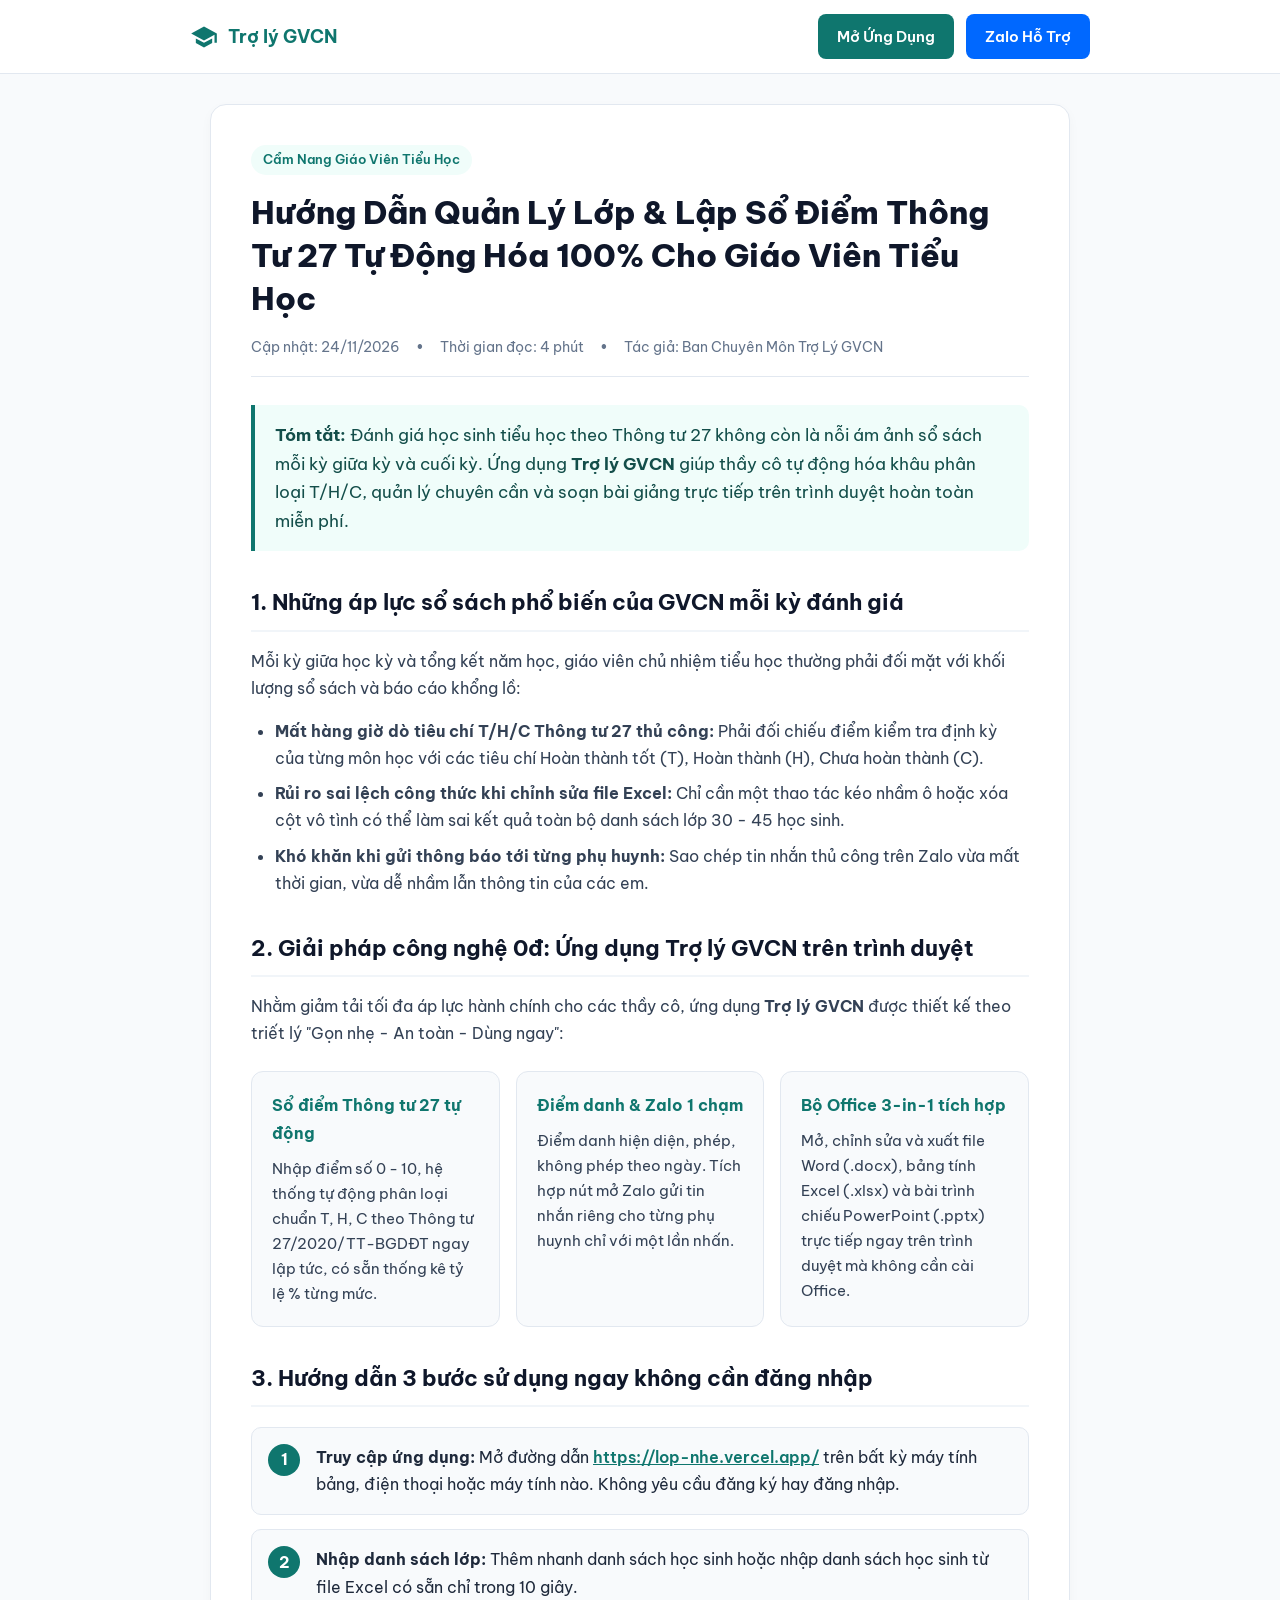
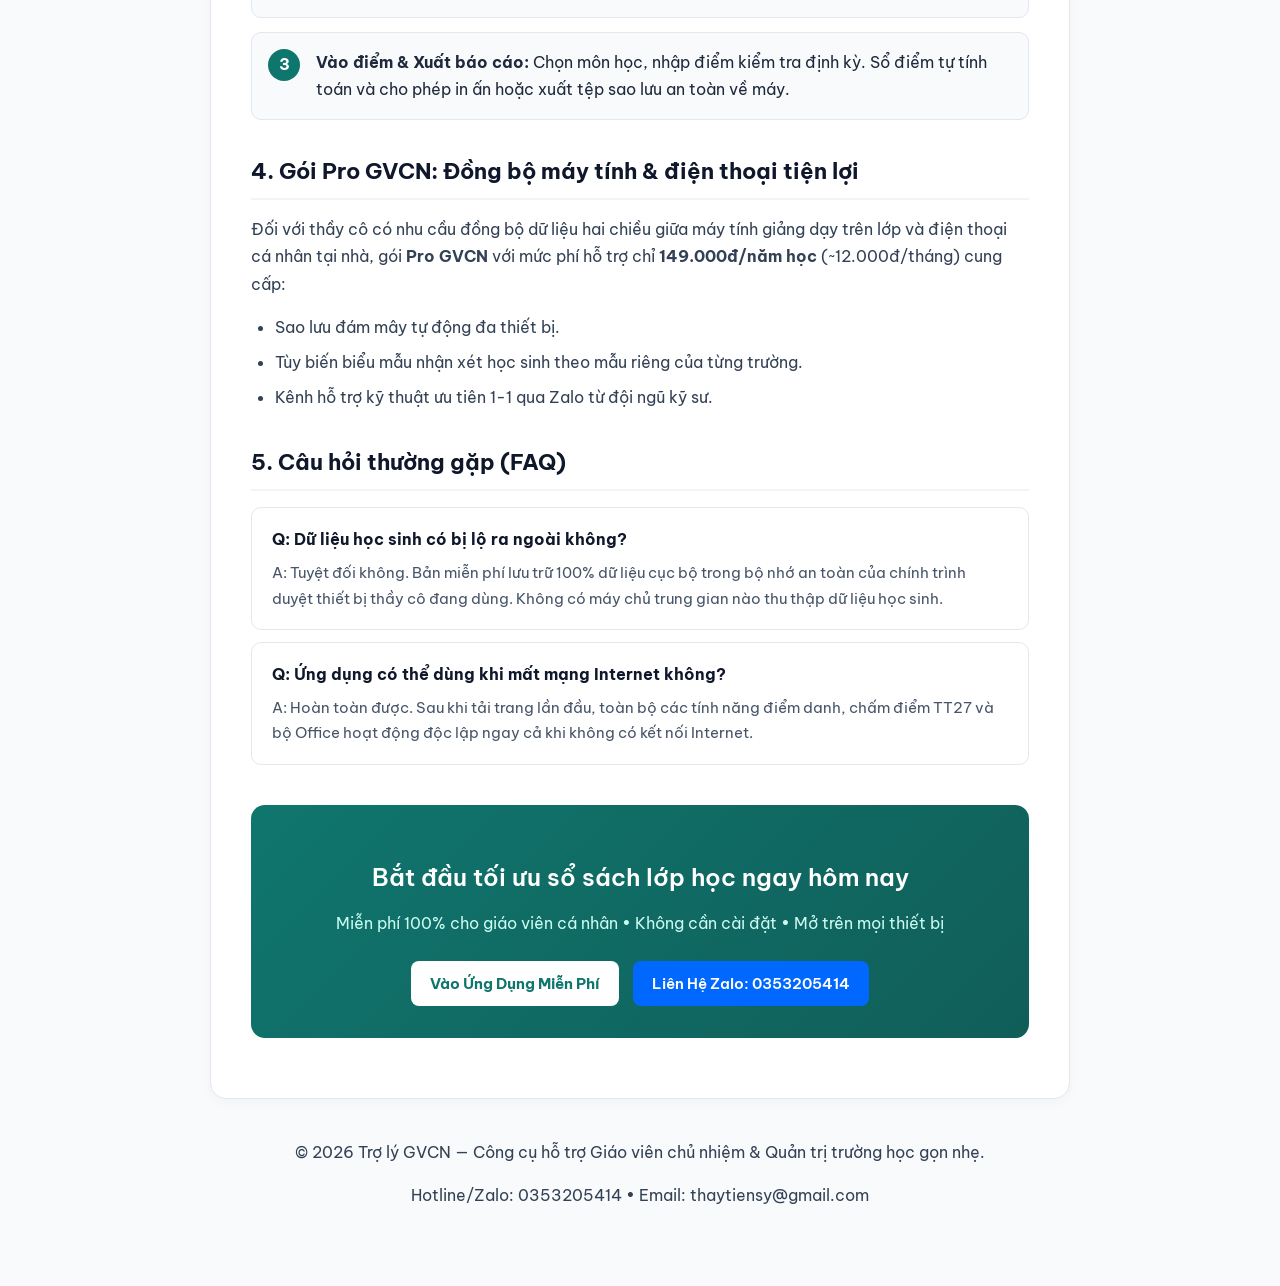
<file: huong-dan-so-diem-thong-tu-27.html>
<!DOCTYPE html>
<html lang="vi">
<head>
  <meta charset="UTF-8" />
  <meta name="viewport" content="width=device-width, initial-scale=1" />
  <title>Hướng Dẫn Quản Lý Lớp &amp; Sổ Điểm Thông Tư 27 Tự Động Hóa 100% | Trợ lý GVCN</title>
  <meta name="description" content="Hướng dẫn chi tiết quản lý lớp học tiểu học và lập sổ điểm Thông tư 27 tự động hóa 100%: Phân loại T/H/C chuẩn xác, nhắn tin Zalo phụ huynh 1 chạm và soạn giáo án CV 2345 miễn phí." />
  <meta name="keywords" content="sổ điểm thông tư 27 excel miễn phí, quản lý lớp học tiểu học, trợ lý gvcn, đánh giá học sinh tiểu học, soạn giáo án cv 2345, nhắn zalo phụ huynh" />
  <meta name="author" content="Trợ lý GVCN" />
  <link rel="canonical" href="https://lop-nhe.vercel.app/huong-dan-so-diem-thong-tu-27" />
  <link rel="icon" type="image/svg+xml" href="favicon.svg" />
  <link rel="preconnect" href="https://fonts.googleapis.com" />
  <link rel="preconnect" href="https://fonts.gstatic.com" crossorigin />
  <link href="https://fonts.googleapis.com/css2?family=Be+Vietnam+Pro:wght@400;500;600;700;800&display=swap" rel="stylesheet" />
  
  <style>
    :root {
      --primary: #0f766e;
      --primary-hover: #115e59;
      --primary-light: #f0fdfa;
      --text: #1e293b;
      --text-muted: #64748b;
      --border: #e2e8f0;
      --bg: #f8fafc;
      --card-bg: #ffffff;
      --accent: #f59e0b;
    }
    * { box-sizing: border-box; margin: 0; padding: 0; }
    body {
      font-family: 'Be Vietnam Pro', -apple-system, BlinkMacSystemFont, sans-serif;
      background-color: var(--bg);
      color: var(--text);
      line-height: 1.7;
      padding-bottom: 60px;
    }
    header.site-header {
      background: #ffffff;
      border-bottom: 1px solid var(--border);
      position: sticky;
      top: 0;
      z-index: 100;
      padding: 14px 20px;
    }
    .header-inner {
      max-width: 900px;
      margin: 0 auto;
      display: flex;
      justify-content: space-between;
      align-items: center;
    }
    .brand {
      display: flex;
      align-items: center;
      gap: 10px;
      text-decoration: none;
      color: var(--primary);
      font-weight: 700;
      font-size: 1.15rem;
    }
    .brand svg { width: 28px; height: 28px; fill: var(--primary); }
    .nav-actions {
      display: flex;
      align-items: center;
      gap: 12px;
    }
    .btn {
      display: inline-flex;
      align-items: center;
      justify-content: center;
      padding: 9px 18px;
      border-radius: 8px;
      font-weight: 600;
      font-size: 0.92rem;
      text-decoration: none;
      cursor: pointer;
      transition: all 0.2s ease;
      border: 1px solid transparent;
    }
    .btn-primary {
      background: var(--primary);
      color: #ffffff;
    }
    .btn-primary:hover { background: var(--primary-hover); }
    .btn-outline {
      background: transparent;
      border-color: var(--border);
      color: var(--text);
    }
    .btn-outline:hover { background: var(--bg); border-color: #cbd5e1; }
    .btn-zalo {
      background: #0068ff;
      color: #ffffff;
    }
    .btn-zalo:hover { background: #0056d6; }
    main.article-container {
      max-width: 900px;
      margin: 30px auto;
      padding: 0 20px;
    }
    .article-card {
      background: var(--card-bg);
      border: 1px solid var(--border);
      border-radius: 16px;
      padding: 40px;
      box-shadow: 0 4px 12px rgba(0,0,0,0.03);
    }
    .badge {
      display: inline-block;
      padding: 4px 12px;
      border-radius: 9999px;
      font-size: 0.8rem;
      font-weight: 600;
      background: var(--primary-light);
      color: var(--primary);
      margin-bottom: 16px;
    }
    h1 {
      font-size: 2rem;
      line-height: 1.35;
      font-weight: 800;
      color: #0f172a;
      margin-bottom: 16px;
    }
    .meta-bar {
      display: flex;
      align-items: center;
      gap: 16px;
      font-size: 0.88rem;
      color: var(--text-muted);
      margin-bottom: 28px;
      padding-bottom: 16px;
      border-bottom: 1px solid var(--border);
    }
    .lead-box {
      background: var(--primary-light);
      border-left: 4px solid var(--primary);
      padding: 16px 20px;
      border-radius: 0 10px 10px 0;
      font-size: 1.05rem;
      margin-bottom: 32px;
      color: #134e4a;
    }
    h2 {
      font-size: 1.4rem;
      font-weight: 700;
      color: #0f172a;
      margin: 32px 0 16px 0;
      padding-bottom: 8px;
      border-bottom: 2px solid #f1f5f9;
    }
    h3 {
      font-size: 1.12rem;
      font-weight: 600;
      color: #334155;
      margin: 20px 0 10px 0;
    }
    p { margin-bottom: 16px; font-size: 1rem; color: #334155; }
    ul, ol { margin: 12px 0 20px 24px; color: #334155; }
    li { margin-bottom: 8px; }
    .feature-grid {
      display: grid;
      grid-template-columns: repeat(auto-fit, minmax(240px, 1fr));
      gap: 16px;
      margin: 24px 0;
    }
    .feature-card {
      background: #f8fafc;
      border: 1px solid var(--border);
      border-radius: 12px;
      padding: 20px;
    }
    .feature-card h4 {
      font-size: 1.02rem;
      font-weight: 700;
      color: var(--primary);
      margin-bottom: 8px;
    }
    .feature-card p { font-size: 0.92rem; margin-bottom: 0; }
    .step-list {
      display: flex;
      flex-direction: column;
      gap: 14px;
      margin: 20px 0;
    }
    .step-item {
      display: flex;
      gap: 16px;
      align-items: flex-start;
      background: #f8fafc;
      padding: 16px;
      border-radius: 10px;
      border: 1px solid var(--border);
    }
    .step-num {
      background: var(--primary);
      color: #fff;
      width: 32px;
      height: 32px;
      border-radius: 50%;
      display: flex;
      align-items: center;
      justify-content: center;
      font-weight: 700;
      flex-shrink: 0;
    }
    .cta-banner {
      background: linear-gradient(135deg, #0f766e 0%, #115e59 100%);
      color: #ffffff;
      border-radius: 14px;
      padding: 32px;
      text-align: center;
      margin: 40px 0 20px 0;
    }
    .cta-banner h3 { color: #ffffff; font-size: 1.5rem; margin-bottom: 12px; }
    .cta-banner p { color: #ccfbf1; font-size: 1rem; margin-bottom: 24px; }
    .cta-buttons {
      display: flex;
      gap: 14px;
      justify-content: center;
      flex-wrap: wrap;
    }
    .cta-btn-white {
      background: #ffffff;
      color: var(--primary);
      font-weight: 700;
    }
    .cta-btn-white:hover { background: #f0fdfa; }
    .faq-item {
      border: 1px solid var(--border);
      border-radius: 10px;
      padding: 18px 20px;
      margin-bottom: 12px;
      background: #ffffff;
    }
    .faq-q { font-weight: 700; color: #0f172a; margin-bottom: 6px; }
    .faq-a { color: #475569; font-size: 0.95rem; margin-bottom: 0; }
    footer.site-footer {
      max-width: 900px;
      margin: 40px auto 0 auto;
      text-align: center;
      font-size: 0.88rem;
      color: var(--text-muted);
      padding: 0 20px;
    }
    @media (max-width: 640px) {
      .article-card { padding: 24px 18px; }
      h1 { font-size: 1.5rem; }
      h2 { font-size: 1.25rem; }
    }
  </style>

  <script type="application/ld+json">
  {
    "@context": "https://schema.org",
    "@type": "Article",
    "headline": "Hướng Dẫn Quản Lý Lớp & Lập Sổ Điểm Thông Tư 27 Tự Động Hóa 100% Cho Giáo Viên Tiểu Học",
    "description": "Hướng dẫn sử dụng công cụ Trợ lý GVCN miễn phí trên trình duyệt để điểm danh, lập sổ điểm TT27 tự xếp T/H/C và gửi thông báo phụ huynh.",
    "url": "https://lop-nhe.vercel.app/huong-dan-so-diem-thong-tu-27",
    "datePublished": "2026-11-24",
    "dateModified": "2026-11-24",
    "author": {
      "@type": "Organization",
      "name": "Trợ lý GVCN"
    }
  }
  </script>
  <script type="application/ld+json">
  {
    "@context": "https://schema.org",
    "@type": "FAQPage",
    "mainEntity": [
      {
        "@type": "Question",
        "name": "Sổ điểm Thông tư 27 trên Trợ lý GVCN phân loại mức đạt như thế nào?",
        "acceptedAnswer": {
          "@type": "Answer",
          "text": "Hệ thống tự động xếp loại chuẩn theo quy định: Điểm từ 9.0 - 10.0 xếp loại T (Hoàn thành tốt), 5.0 - 8.9 xếp loại H (Hoàn thành), dưới 5.0 xếp loại C (Chưa hoàn thành)."
        }
      },
      {
        "@type": "Question",
        "name": "Tôi có cần cài đặt phần mềm hay tạo tài khoản không?",
        "acceptedAnswer": {
          "@type": "Answer",
          "text": "Không cần. Trợ lý GVCN chạy trực tiếp trên trình duyệt máy tính và điện thoại, không cần cài đặt và mở miễn phí 100%."
        }
      }
    ]
  }
  </script>
</head>
<body>
  <header class="site-header">
    <div class="header-inner">
      <a href="/" class="brand">
        <svg viewBox="0 0 24 24"><path d="M12 3L1 9l11 6 9-4.91V17h2V9L12 3z M5 13.18v4L12 21l7-3.82v-4L12 17l-7-3.82z"/></svg>
        <span>Trợ lý GVCN</span>
      </a>
      <div class="nav-actions">
        <a href="/" class="btn btn-primary">Mở Ứng Dụng</a>
        <a href="https://zalo.me/0353205414" target="_blank" rel="noopener" class="btn btn-zalo">Zalo Hỗ Trợ</a>
      </div>
    </div>
  </header>

  <main class="article-container">
    <article class="article-card">
      <span class="badge">Cẩm Nang Giáo Viên Tiểu Học</span>
      <h1>Hướng Dẫn Quản Lý Lớp &amp; Lập Sổ Điểm Thông Tư 27 Tự Động Hóa 100% Cho Giáo Viên Tiểu Học</h1>
      <div class="meta-bar">
        <span>Cập nhật: 24/11/2026</span>
        <span>•</span>
        <span>Thời gian đọc: 4 phút</span>
        <span>•</span>
        <span>Tác giả: Ban Chuyên Môn Trợ Lý GVCN</span>
      </div>

      <div class="lead-box">
        <strong>Tóm tắt:</strong> Đánh giá học sinh tiểu học theo Thông tư 27 không còn là nỗi ám ảnh sổ sách mỗi kỳ giữa kỳ và cuối kỳ. Ứng dụng <strong>Trợ lý GVCN</strong> giúp thầy cô tự động hóa khâu phân loại T/H/C, quản lý chuyên cần và soạn bài giảng trực tiếp trên trình duyệt hoàn toàn miễn phí.
      </div>

      <h2>1. Những áp lực sổ sách phổ biến của GVCN mỗi kỳ đánh giá</h2>
      <p>Mỗi kỳ giữa học kỳ và tổng kết năm học, giáo viên chủ nhiệm tiểu học thường phải đối mặt với khối lượng sổ sách và báo cáo khổng lồ:</p>
      <ul>
        <li><strong>Mất hàng giờ dò tiêu chí T/H/C Thông tư 27 thủ công:</strong> Phải đối chiếu điểm kiểm tra định kỳ của từng môn học với các tiêu chí Hoàn thành tốt (T), Hoàn thành (H), Chưa hoàn thành (C).</li>
        <li><strong>Rủi ro sai lệch công thức khi chỉnh sửa file Excel:</strong> Chỉ cần một thao tác kéo nhầm ô hoặc xóa cột vô tình có thể làm sai kết quả toàn bộ danh sách lớp 30 - 45 học sinh.</li>
        <li><strong>Khó khăn khi gửi thông báo tới từng phụ huynh:</strong> Sao chép tin nhắn thủ công trên Zalo vừa mất thời gian, vừa dễ nhầm lẫn thông tin của các em.</li>
      </ul>

      <h2>2. Giải pháp công nghệ 0đ: Ứng dụng Trợ lý GVCN trên trình duyệt</h2>
      <p>Nhằm giảm tải tối đa áp lực hành chính cho các thầy cô, ứng dụng <strong>Trợ lý GVCN</strong> được thiết kế theo triết lý "Gọn nhẹ - An toàn - Dùng ngay":</p>

      <div class="feature-grid">
        <div class="feature-card">
          <h4>Sổ điểm Thông tư 27 tự động</h4>
          <p>Nhập điểm số 0 - 10, hệ thống tự động phân loại chuẩn T, H, C theo Thông tư 27/2020/TT-BGDĐT ngay lập tức, có sẵn thống kê tỷ lệ % từng mức.</p>
        </div>
        <div class="feature-card">
          <h4>Điểm danh &amp; Zalo 1 chạm</h4>
          <p>Điểm danh hiện diện, phép, không phép theo ngày. Tích hợp nút mở Zalo gửi tin nhắn riêng cho từng phụ huynh chỉ với một lần nhấn.</p>
        </div>
        <div class="feature-card">
          <h4>Bộ Office 3-in-1 tích hợp</h4>
          <p>Mở, chỉnh sửa và xuất file Word (.docx), bảng tính Excel (.xlsx) và bài trình chiếu PowerPoint (.pptx) trực tiếp ngay trên trình duyệt mà không cần cài Office.</p>
        </div>
      </div>

      <h2>3. Hướng dẫn 3 bước sử dụng ngay không cần đăng nhập</h2>
      <div class="step-list">
        <div class="step-item">
          <div class="step-num">1</div>
          <div>
            <strong>Truy cập ứng dụng:</strong> Mở đường dẫn <a href="/" style="color:var(--primary);font-weight:600;">https://lop-nhe.vercel.app/</a> trên bất kỳ máy tính bảng, điện thoại hoặc máy tính nào. Không yêu cầu đăng ký hay đăng nhập.
          </div>
        </div>
        <div class="step-item">
          <div class="step-num">2</div>
          <div>
            <strong>Nhập danh sách lớp:</strong> Thêm nhanh danh sách học sinh hoặc nhập danh sách học sinh từ file Excel có sẵn chỉ trong 10 giây.
          </div>
        </div>
        <div class="step-item">
          <div class="step-num">3</div>
          <div>
            <strong>Vào điểm &amp; Xuất báo cáo:</strong> Chọn môn học, nhập điểm kiểm tra định kỳ. Sổ điểm tự tính toán và cho phép in ấn hoặc xuất tệp sao lưu an toàn về máy.
          </div>
        </div>
      </div>

      <h2>4. Gói Pro GVCN: Đồng bộ máy tính &amp; điện thoại tiện lợi</h2>
      <p>Đối với thầy cô có nhu cầu đồng bộ dữ liệu hai chiều giữa máy tính giảng dạy trên lớp và điện thoại cá nhân tại nhà, gói <strong>Pro GVCN</strong> với mức phí hỗ trợ chỉ <strong>149.000đ/năm học</strong> (~12.000đ/tháng) cung cấp:</p>
      <ul>
        <li>Sao lưu đám mây tự động đa thiết bị.</li>
        <li>Tùy biến biểu mẫu nhận xét học sinh theo mẫu riêng của từng trường.</li>
        <li>Kênh hỗ trợ kỹ thuật ưu tiên 1-1 qua Zalo từ đội ngũ kỹ sư.</li>
      </ul>

      <h2>5. Câu hỏi thường gặp (FAQ)</h2>
      <div class="faq-item">
        <div class="faq-q">Q: Dữ liệu học sinh có bị lộ ra ngoài không?</div>
        <div class="faq-a">A: Tuyệt đối không. Bản miễn phí lưu trữ 100% dữ liệu cục bộ trong bộ nhớ an toàn của chính trình duyệt thiết bị thầy cô đang dùng. Không có máy chủ trung gian nào thu thập dữ liệu học sinh.</div>
      </div>
      <div class="faq-item">
        <div class="faq-q">Q: Ứng dụng có thể dùng khi mất mạng Internet không?</div>
        <div class="faq-a">A: Hoàn toàn được. Sau khi tải trang lần đầu, toàn bộ các tính năng điểm danh, chấm điểm TT27 và bộ Office hoạt động độc lập ngay cả khi không có kết nối Internet.</div>
      </div>

      <div class="cta-banner">
        <h3>Bắt đầu tối ưu sổ sách lớp học ngay hôm nay</h3>
        <p>Miễn phí 100% cho giáo viên cá nhân • Không cần cài đặt • Mở trên mọi thiết bị</p>
        <div class="cta-buttons">
          <a href="/" class="btn cta-btn-white">Vào Ứng Dụng Miễn Phí</a>
          <a href="https://zalo.me/0353205414" target="_blank" rel="noopener" class="btn btn-zalo">Liên Hệ Zalo: 0353205414</a>
        </div>
      </div>
    </article>
  </main>

  <footer class="site-footer">
    <p>© 2026 Trợ lý GVCN — Công cụ hỗ trợ Giáo viên chủ nhiệm &amp; Quản trị trường học gọn nhẹ.</p>
    <p>Hotline/Zalo: 0353205414 • Email: thaytiensy@gmail.com</p>
  </footer>
</body>
</html>
</file>
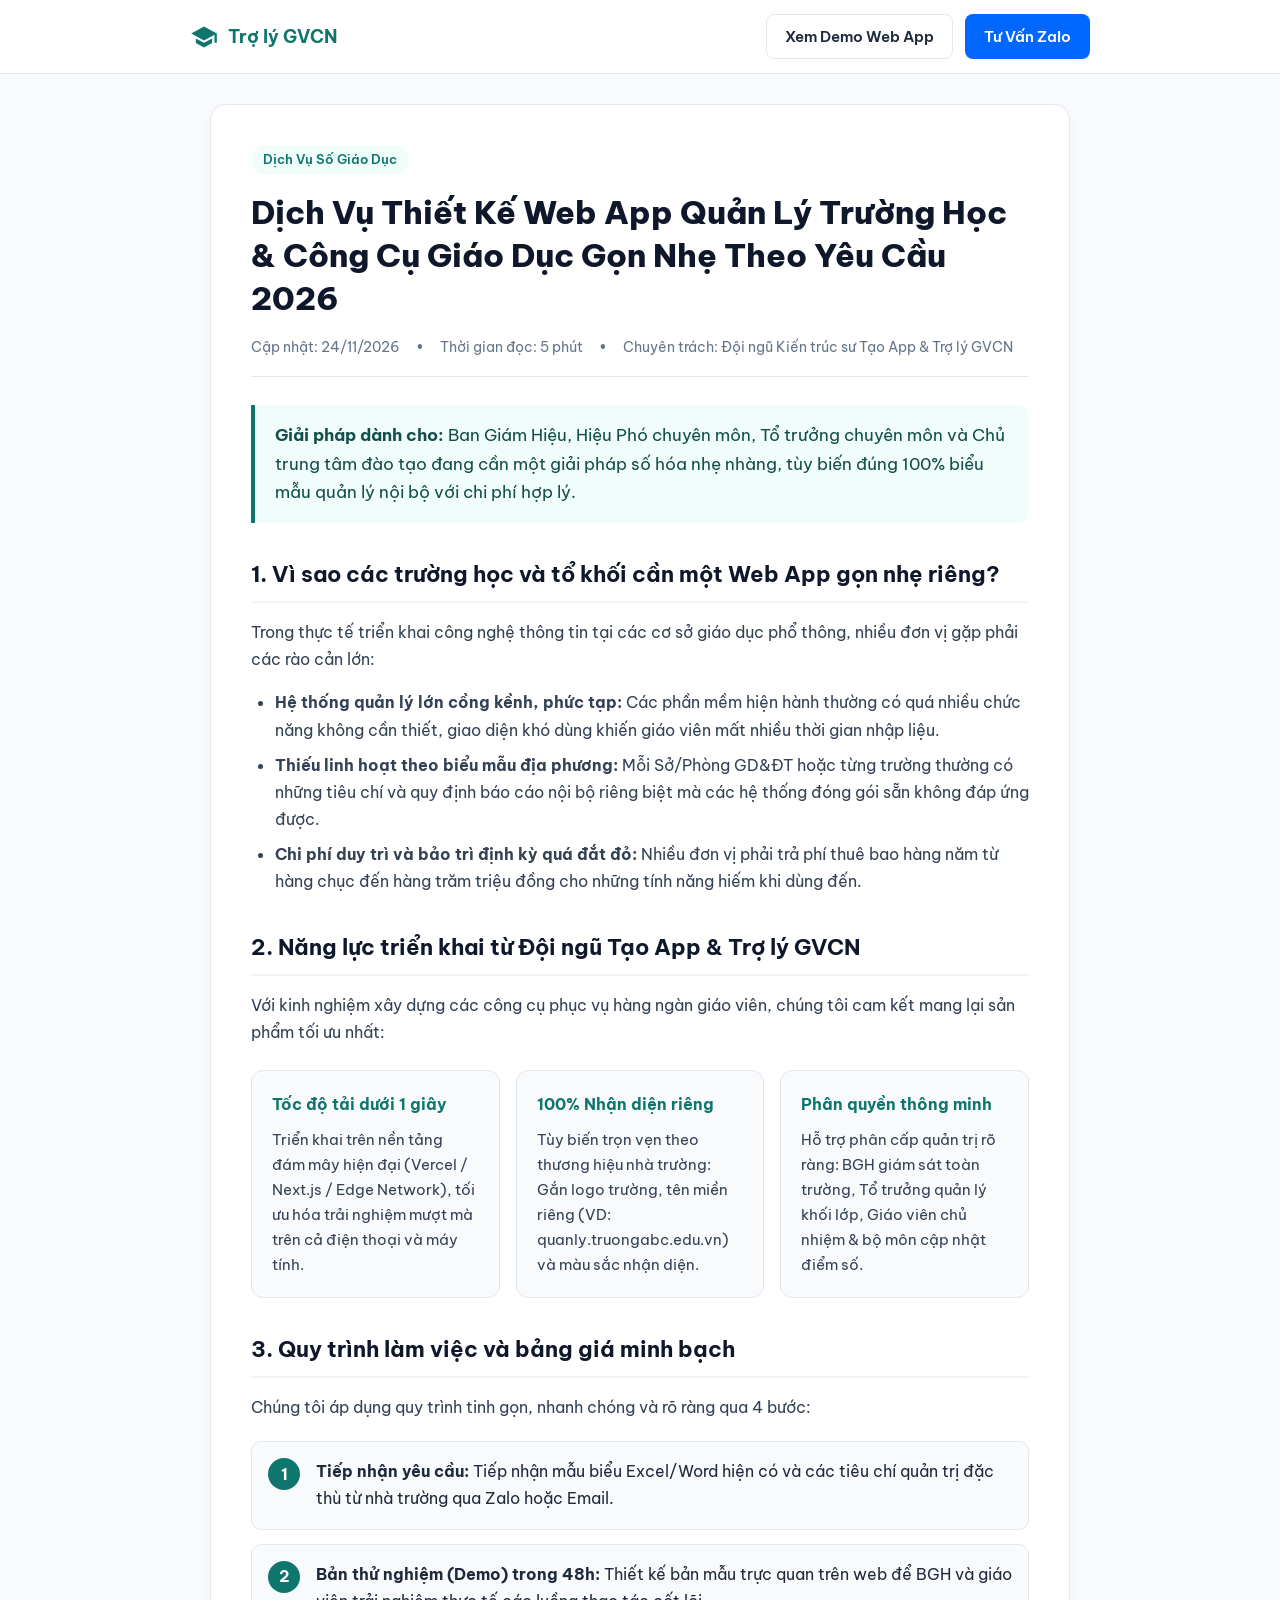
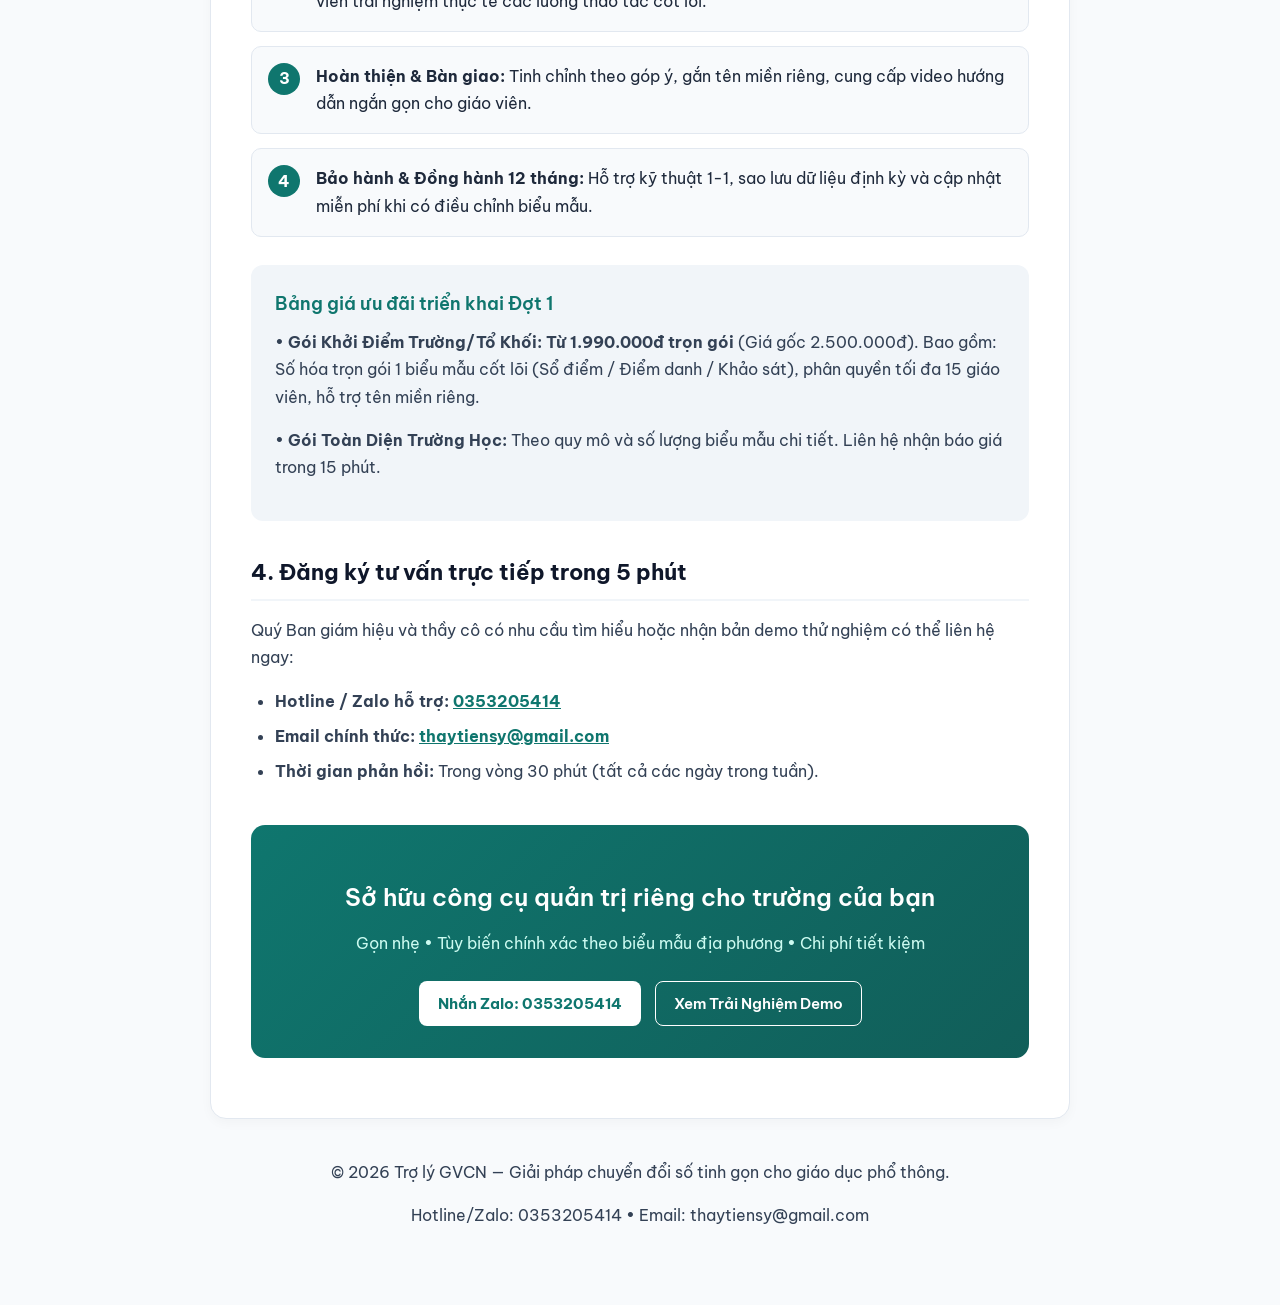
<file: thiet-ke-web-app-truong-hoc.html>
<!DOCTYPE html>
<html lang="vi">
<head>
  <meta charset="UTF-8" />
  <meta name="viewport" content="width=device-width, initial-scale=1" />
  <title>Dịch Vụ Thiết Kế Web App Quản Lý Trường Học Gọn Nhẹ Theo Yêu Cầu 2026 | Trợ lý GVCN</title>
  <meta name="description" content="Dịch vụ thiết kế và lập trình Web App quản lý trường học, tổ chuyên môn và trung tâm giáo dục gọn nhẹ theo yêu cầu 2026. Tải trang dưới 1 giây, tên miền riêng, chi phí chỉ từ 1.990.000đ." />
  <meta name="keywords" content="thiết kế web app giáo dục theo yêu cầu, làm phần mềm quản lý trường học gọn nhẹ, app giáo dục riêng cho trường, lập trình web app vercel nextjs" />
  <meta name="author" content="Trợ lý GVCN" />
  <link rel="canonical" href="https://lop-nhe.vercel.app/thiet-ke-web-app-truong-hoc" />
  <link rel="icon" type="image/svg+xml" href="favicon.svg" />
  <link rel="preconnect" href="https://fonts.googleapis.com" />
  <link rel="preconnect" href="https://fonts.gstatic.com" crossorigin />
  <link href="https://fonts.googleapis.com/css2?family=Be+Vietnam+Pro:wght@400;500;600;700;800&display=swap" rel="stylesheet" />
  
  <style>
    :root {
      --primary: #0f766e;
      --primary-hover: #115e59;
      --primary-light: #f0fdfa;
      --text: #1e293b;
      --text-muted: #64748b;
      --border: #e2e8f0;
      --bg: #f8fafc;
      --card-bg: #ffffff;
      --accent: #f59e0b;
    }
    * { box-sizing: border-box; margin: 0; padding: 0; }
    body {
      font-family: 'Be Vietnam Pro', -apple-system, BlinkMacSystemFont, sans-serif;
      background-color: var(--bg);
      color: var(--text);
      line-height: 1.7;
      padding-bottom: 60px;
    }
    header.site-header {
      background: #ffffff;
      border-bottom: 1px solid var(--border);
      position: sticky;
      top: 0;
      z-index: 100;
      padding: 14px 20px;
    }
    .header-inner {
      max-width: 900px;
      margin: 0 auto;
      display: flex;
      justify-content: space-between;
      align-items: center;
    }
    .brand {
      display: flex;
      align-items: center;
      gap: 10px;
      text-decoration: none;
      color: var(--primary);
      font-weight: 700;
      font-size: 1.15rem;
    }
    .brand svg { width: 28px; height: 28px; fill: var(--primary); }
    .nav-actions {
      display: flex;
      align-items: center;
      gap: 12px;
    }
    .btn {
      display: inline-flex;
      align-items: center;
      justify-content: center;
      padding: 9px 18px;
      border-radius: 8px;
      font-weight: 600;
      font-size: 0.92rem;
      text-decoration: none;
      cursor: pointer;
      transition: all 0.2s ease;
      border: 1px solid transparent;
    }
    .btn-primary {
      background: var(--primary);
      color: #ffffff;
    }
    .btn-primary:hover { background: var(--primary-hover); }
    .btn-outline {
      background: transparent;
      border-color: var(--border);
      color: var(--text);
    }
    .btn-outline:hover { background: var(--bg); border-color: #cbd5e1; }
    .btn-zalo {
      background: #0068ff;
      color: #ffffff;
    }
    .btn-zalo:hover { background: #0056d6; }
    main.article-container {
      max-width: 900px;
      margin: 30px auto;
      padding: 0 20px;
    }
    .article-card {
      background: var(--card-bg);
      border: 1px solid var(--border);
      border-radius: 16px;
      padding: 40px;
      box-shadow: 0 4px 12px rgba(0,0,0,0.03);
    }
    .badge {
      display: inline-block;
      padding: 4px 12px;
      border-radius: 9999px;
      font-size: 0.8rem;
      font-weight: 600;
      background: var(--primary-light);
      color: var(--primary);
      margin-bottom: 16px;
    }
    h1 {
      font-size: 2rem;
      line-height: 1.35;
      font-weight: 800;
      color: #0f172a;
      margin-bottom: 16px;
    }
    .meta-bar {
      display: flex;
      align-items: center;
      gap: 16px;
      font-size: 0.88rem;
      color: var(--text-muted);
      margin-bottom: 28px;
      padding-bottom: 16px;
      border-bottom: 1px solid var(--border);
    }
    .lead-box {
      background: var(--primary-light);
      border-left: 4px solid var(--primary);
      padding: 16px 20px;
      border-radius: 0 10px 10px 0;
      font-size: 1.05rem;
      margin-bottom: 32px;
      color: #134e4a;
    }
    h2 {
      font-size: 1.4rem;
      font-weight: 700;
      color: #0f172a;
      margin: 32px 0 16px 0;
      padding-bottom: 8px;
      border-bottom: 2px solid #f1f5f9;
    }
    h3 {
      font-size: 1.12rem;
      font-weight: 600;
      color: #334155;
      margin: 20px 0 10px 0;
    }
    p { margin-bottom: 16px; font-size: 1rem; color: #334155; }
    ul, ol { margin: 12px 0 20px 24px; color: #334155; }
    li { margin-bottom: 8px; }
    .feature-grid {
      display: grid;
      grid-template-columns: repeat(auto-fit, minmax(240px, 1fr));
      gap: 16px;
      margin: 24px 0;
    }
    .feature-card {
      background: #f8fafc;
      border: 1px solid var(--border);
      border-radius: 12px;
      padding: 20px;
    }
    .feature-card h4 {
      font-size: 1.02rem;
      font-weight: 700;
      color: var(--primary);
      margin-bottom: 8px;
    }
    .feature-card p { font-size: 0.92rem; margin-bottom: 0; }
    .step-list {
      display: flex;
      flex-direction: column;
      gap: 14px;
      margin: 20px 0;
    }
    .step-item {
      display: flex;
      gap: 16px;
      align-items: flex-start;
      background: #f8fafc;
      padding: 16px;
      border-radius: 10px;
      border: 1px solid var(--border);
    }
    .step-num {
      background: var(--primary);
      color: #fff;
      width: 32px;
      height: 32px;
      border-radius: 50%;
      display: flex;
      align-items: center;
      justify-content: center;
      font-weight: 700;
      flex-shrink: 0;
    }
    .cta-banner {
      background: linear-gradient(135deg, #0f766e 0%, #115e59 100%);
      color: #ffffff;
      border-radius: 14px;
      padding: 32px;
      text-align: center;
      margin: 40px 0 20px 0;
    }
    .cta-banner h3 { color: #ffffff; font-size: 1.5rem; margin-bottom: 12px; }
    .cta-banner p { color: #ccfbf1; font-size: 1rem; margin-bottom: 24px; }
    .cta-buttons {
      display: flex;
      gap: 14px;
      justify-content: center;
      flex-wrap: wrap;
    }
    .cta-btn-white {
      background: #ffffff;
      color: var(--primary);
      font-weight: 700;
    }
    .cta-btn-white:hover { background: #f0fdfa; }
    .faq-item {
      border: 1px solid var(--border);
      border-radius: 10px;
      padding: 18px 20px;
      margin-bottom: 12px;
      background: #ffffff;
    }
    .faq-q { font-weight: 700; color: #0f172a; margin-bottom: 6px; }
    .faq-a { color: #475569; font-size: 0.95rem; margin-bottom: 0; }
    footer.site-footer {
      max-width: 900px;
      margin: 40px auto 0 auto;
      text-align: center;
      font-size: 0.88rem;
      color: var(--text-muted);
      padding: 0 20px;
    }
    @media (max-width: 640px) {
      .article-card { padding: 24px 18px; }
      h1 { font-size: 1.5rem; }
      h2 { font-size: 1.25rem; }
    }
  </style>

  <script type="application/ld+json">
  {
    "@context": "https://schema.org",
    "@type": "Service",
    "name": "Dịch vụ Thiết kế Web App Quản lý Trường học Gọn nhẹ",
    "description": "Lập trình và triển khai Web App giáo dục nội bộ theo biểu mẫu riêng cho trường học, tổ khối và trung tâm đào tạo.",
    "provider": {
      "@type": "Organization",
      "name": "Trợ lý GVCN",
      "telephone": "+84353205414",
      "email": "thaytiensy@gmail.com"
    },
    "offers": {
      "@type": "Offer",
      "price": "1990000",
      "priceCurrency": "VND"
    }
  }
  </script>
  <script type="application/ld+json">
  {
    "@context": "https://schema.org",
    "@type": "FAQPage",
    "mainEntity": [
      {
        "@type": "Question",
        "name": "Chi phí thiết kế Web App trường học trọn gói là bao nhiêu?",
        "acceptedAnswer": {
          "@type": "Answer",
          "text": "Gói thiết kế theo yêu cầu bắt đầu từ 1.990.000đ trọn gói, bao gồm lập trình theo biểu mẫu của trường, gắn logo, cấu hình tên miền riêng và bảo hành kỹ thuật 12 tháng."
        }
      },
      {
        "@type": "Question",
        "name": "Thời gian bàn giao phần mềm là bao lâu?",
        "acceptedAnswer": {
          "@type": "Answer",
          "text": "Thời gian triển khai thông thường từ 3 - 7 ngày làm việc sau khi tiếp nhận mẫu biểu và yêu cầu cụ thể từ Ban giám hiệu."
        }
      }
    ]
  }
  </script>
</head>
<body>
  <header class="site-header">
    <div class="header-inner">
      <a href="/" class="brand">
        <svg viewBox="0 0 24 24"><path d="M12 3L1 9l11 6 9-4.91V17h2V9L12 3z M5 13.18v4L12 21l7-3.82v-4L12 17l-7-3.82z"/></svg>
        <span>Trợ lý GVCN</span>
      </a>
      <div class="nav-actions">
        <a href="/" class="btn btn-outline">Xem Demo Web App</a>
        <a href="https://zalo.me/0353205414" target="_blank" rel="noopener" class="btn btn-zalo">Tư Vấn Zalo</a>
      </div>
    </div>
  </header>

  <main class="article-container">
    <article class="article-card">
      <span class="badge">Dịch Vụ Số Giáo Dục</span>
      <h1>Dịch Vụ Thiết Kế Web App Quản Lý Trường Học &amp; Công Cụ Giáo Dục Gọn Nhẹ Theo Yêu Cầu 2026</h1>
      <div class="meta-bar">
        <span>Cập nhật: 24/11/2026</span>
        <span>•</span>
        <span>Thời gian đọc: 5 phút</span>
        <span>•</span>
        <span>Chuyên trách: Đội ngũ Kiến trúc sư Tạo App &amp; Trợ lý GVCN</span>
      </div>

      <div class="lead-box">
        <strong>Giải pháp dành cho:</strong> Ban Giám Hiệu, Hiệu Phó chuyên môn, Tổ trưởng chuyên môn và Chủ trung tâm đào tạo đang cần một giải pháp số hóa nhẹ nhàng, tùy biến đúng 100% biểu mẫu quản lý nội bộ với chi phí hợp lý.
      </div>

      <h2>1. Vì sao các trường học và tổ khối cần một Web App gọn nhẹ riêng?</h2>
      <p>Trong thực tế triển khai công nghệ thông tin tại các cơ sở giáo dục phổ thông, nhiều đơn vị gặp phải các rào cản lớn:</p>
      <ul>
        <li><strong>Hệ thống quản lý lớn cồng kềnh, phức tạp:</strong> Các phần mềm hiện hành thường có quá nhiều chức năng không cần thiết, giao diện khó dùng khiến giáo viên mất nhiều thời gian nhập liệu.</li>
        <li><strong>Thiếu linh hoạt theo biểu mẫu địa phương:</strong> Mỗi Sở/Phòng GD&amp;ĐT hoặc từng trường thường có những tiêu chí và quy định báo cáo nội bộ riêng biệt mà các hệ thống đóng gói sẵn không đáp ứng được.</li>
        <li><strong>Chi phí duy trì và bảo trì định kỳ quá đắt đỏ:</strong> Nhiều đơn vị phải trả phí thuê bao hàng năm từ hàng chục đến hàng trăm triệu đồng cho những tính năng hiếm khi dùng đến.</li>
      </ul>

      <h2>2. Năng lực triển khai từ Đội ngũ Tạo App &amp; Trợ lý GVCN</h2>
      <p>Với kinh nghiệm xây dựng các công cụ phục vụ hàng ngàn giáo viên, chúng tôi cam kết mang lại sản phẩm tối ưu nhất:</p>

      <div class="feature-grid">
        <div class="feature-card">
          <h4>Tốc độ tải dưới 1 giây</h4>
          <p>Triển khai trên nền tảng đám mây hiện đại (Vercel / Next.js / Edge Network), tối ưu hóa trải nghiệm mượt mà trên cả điện thoại và máy tính.</p>
        </div>
        <div class="feature-card">
          <h4>100% Nhận diện riêng</h4>
          <p>Tùy biến trọn vẹn theo thương hiệu nhà trường: Gắn logo trường, tên miền riêng (VD: quanly.truongabc.edu.vn) và màu sắc nhận diện.</p>
        </div>
        <div class="feature-card">
          <h4>Phân quyền thông minh</h4>
          <p>Hỗ trợ phân cấp quản trị rõ ràng: BGH giám sát toàn trường, Tổ trưởng quản lý khối lớp, Giáo viên chủ nhiệm &amp; bộ môn cập nhật điểm số.</p>
        </div>
      </div>

      <h2>3. Quy trình làm việc và bảng giá minh bạch</h2>
      <p>Chúng tôi áp dụng quy trình tinh gọn, nhanh chóng và rõ ràng qua 4 bước:</p>
      <div class="step-list">
        <div class="step-item">
          <div class="step-num">1</div>
          <div>
            <strong>Tiếp nhận yêu cầu:</strong> Tiếp nhận mẫu biểu Excel/Word hiện có và các tiêu chí quản trị đặc thù từ nhà trường qua Zalo hoặc Email.
          </div>
        </div>
        <div class="step-item">
          <div class="step-num">2</div>
          <div>
            <strong>Bản thử nghiệm (Demo) trong 48h:</strong> Thiết kế bản mẫu trực quan trên web để BGH và giáo viên trải nghiệm thực tế các luồng thao tác cốt lõi.
          </div>
        </div>
        <div class="step-item">
          <div class="step-num">3</div>
          <div>
            <strong>Hoàn thiện &amp; Bàn giao:</strong> Tinh chỉnh theo góp ý, gắn tên miền riêng, cung cấp video hướng dẫn ngắn gọn cho giáo viên.
          </div>
        </div>
        <div class="step-item">
          <div class="step-num">4</div>
          <div>
            <strong>Bảo hành &amp; Đồng hành 12 tháng:</strong> Hỗ trợ kỹ thuật 1-1, sao lưu dữ liệu định kỳ và cập nhật miễn phí khi có điều chỉnh biểu mẫu.
          </div>
        </div>
      </div>

      <div style="background:#f1f5f9;border-radius:12px;padding:24px;margin:28px 0;">
        <h3 style="margin-top:0;color:var(--primary);">Bảng giá ưu đãi triển khai Đợt 1</h3>
        <p>• <strong>Gói Khởi Điểm Trường/Tổ Khối:</strong> <strong>Từ 1.990.000đ trọn gói</strong> (Giá gốc 2.500.000đ). Bao gồm: Số hóa trọn gói 1 biểu mẫu cốt lõi (Sổ điểm / Điểm danh / Khảo sát), phân quyền tối đa 15 giáo viên, hỗ trợ tên miền riêng.</p>
        <p>• <strong>Gói Toàn Diện Trường Học:</strong> Theo quy mô và số lượng biểu mẫu chi tiết. Liên hệ nhận báo giá trong 15 phút.</p>
      </div>

      <h2>4. Đăng ký tư vấn trực tiếp trong 5 phút</h2>
      <p>Quý Ban giám hiệu và thầy cô có nhu cầu tìm hiểu hoặc nhận bản demo thử nghiệm có thể liên hệ ngay:</p>
      <ul>
        <li><strong>Hotline / Zalo hỗ trợ:</strong> <a href="https://zalo.me/0353205414" target="_blank" rel="noopener" style="color:var(--primary);font-weight:700;">0353205414</a></li>
        <li><strong>Email chính thức:</strong> <a href="mailto:thaytiensy@gmail.com" style="color:var(--primary);font-weight:700;">thaytiensy@gmail.com</a></li>
        <li><strong>Thời gian phản hồi:</strong> Trong vòng 30 phút (tất cả các ngày trong tuần).</li>
      </ul>

      <div class="cta-banner">
        <h3>Sở hữu công cụ quản trị riêng cho trường của bạn</h3>
        <p>Gọn nhẹ • Tùy biến chính xác theo biểu mẫu địa phương • Chi phí tiết kiệm</p>
        <div class="cta-buttons">
          <a href="https://zalo.me/0353205414" target="_blank" rel="noopener" class="btn cta-btn-white">Nhắn Zalo: 0353205414</a>
          <a href="/" class="btn btn-outline" style="border-color:#ffffff;color:#ffffff;">Xem Trải Nghiệm Demo</a>
        </div>
      </div>
    </article>
  </main>

  <footer class="site-footer">
    <p>© 2026 Trợ lý GVCN — Giải pháp chuyển đổi số tinh gọn cho giáo dục phổ thông.</p>
    <p>Hotline/Zalo: 0353205414 • Email: thaytiensy@gmail.com</p>
  </footer>
</body>
</html>
</file>
